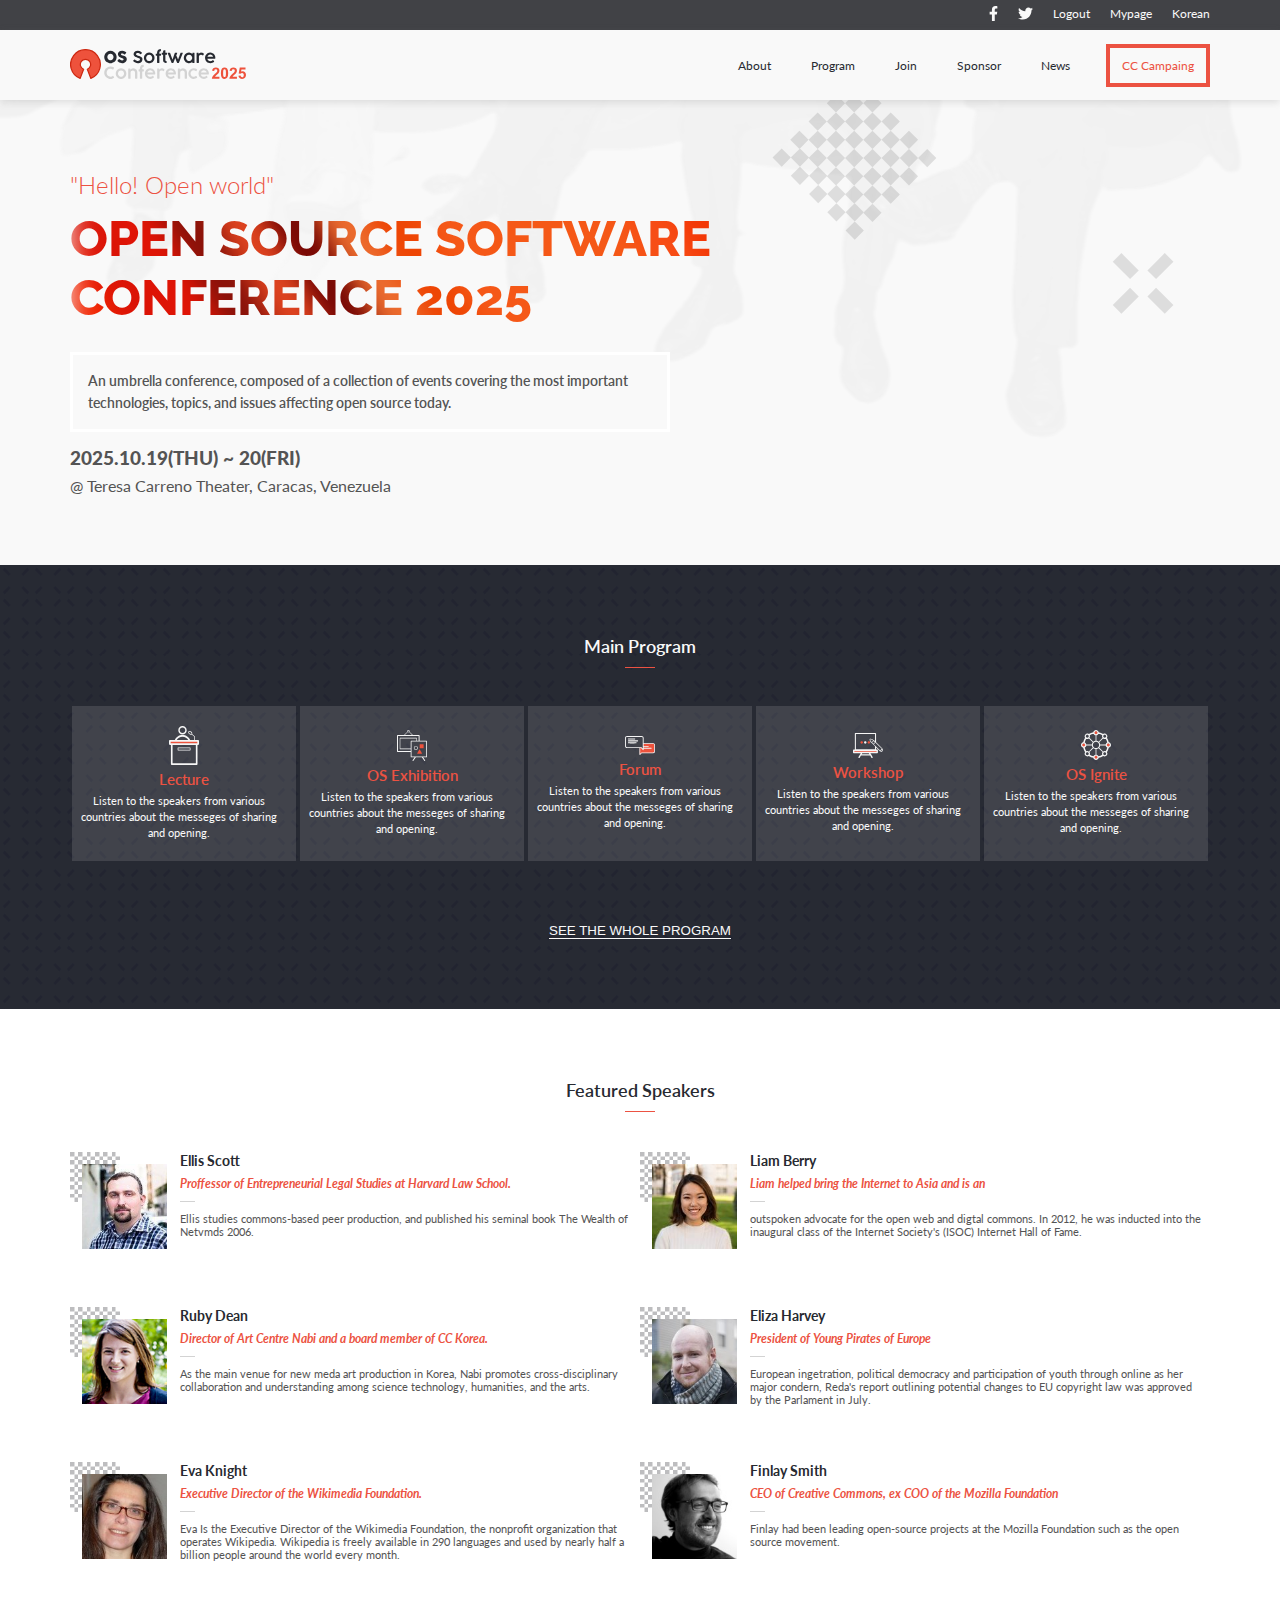
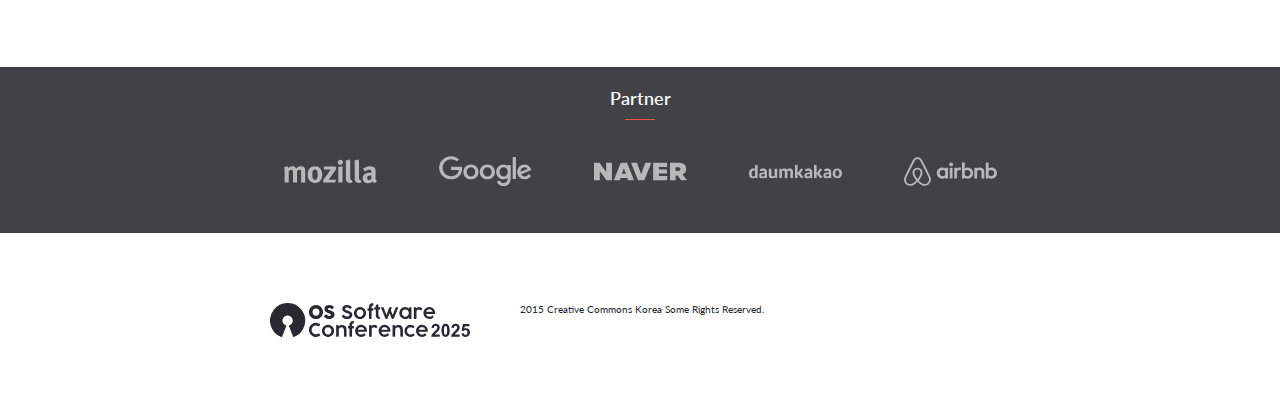
<file: index.html>
<!DOCTYPE html>
<html lang="en">

<head>
    <meta charset="UTF-8">
    <meta http-equiv="X-UA-Compatible" content="IE=edge">
    <meta name="viewport" content="width=device-width, initial-scale=1.0">
    <title>Open Source Software Conference 2025</title>
    <link rel="icon" type="image/x-icon" href="/img/favicon.png">

    <link rel="stylesheet" href="css/global.css">
    <link rel="stylesheet" href="css/index.css">

    <link rel="preconnect" href="https://fonts.googleapis.com">
    <link rel="preconnect" href="https://fonts.gstatic.com" crossorigin>
    <link href="https://fonts.googleapis.com/css2?family=Lato:wght@400;700;900&family=Raleway:wght@400;500;600;800&display=swap" rel="stylesheet">

    <script src="js/global_floating_menu.js" defer></script>
    <script src="js/index_featured_speakers.js" defer></script>
    <script src="js/index_see_more.js" defer></script>
</head>

<body>
    <main>
        <header>
            <nav class="mobile-only">
                <div class="hamburguer-menu-icon">
                    <div></div>
                    <div></div>
                    <div></div>
                </div>
            </nav>
            <nav class="small-nav desktop-only">
                <ul class="small-nav__menu">
                    <li><img src="img/social/facebook.svg"></li>
                    <li><img src="img/social/twitter.svg"></li>
                    <li>Logout</li>
                    <li>Mypage</li>
                    <li>Korean</li>
                </ul>
            </nav>
            <nav class="big-nav desktop-only">
                <div class="big-nav__logo">
                    <a href="index.html"><img src="img/logo.svg" alt="Open Source Software Conference 2025"></a>
                </div>
                <div class="big-nav__menu">
                    <ul>
                        <li><a href="about.html">About</a></li>
                        <li><a href="#">Program</a></li>
                        <li><a href="#">Join</a></li>
                        <li><a href="#">Sponsor</a></li>
                        <li><a href="#">News</a></li>
                    </ul>
                </div>
                <div class="big-nav__button">
                    <div>
                        CC Campaing
                    </div>
                </div>
            </nav>
            <section class="header-content">
                <h2 class="t-orange">"Hello! Open world"</h2>
                <h1 class="texture-text">Open Source Software Conference 2025</h1>
                <p class="p-box p-box--dark">
                    An umbrella conference, composed of a collection of 
                    events covering the most important technologies, 
                    topics, and issues affecting open source today.
                </p>
                <h3>2025.10.19(THU) ~ 20(FRI)</h3>
                <p>@ Teresa Carreno Theater, Caracas, Venezuela</p>
            </section>
        </header>

        <section class="main-program">
            <div class="f-column">
                <h2>Main Program</h2>
                <div class="orange-line"></div>
            </div>
            <ul class="main-program__program">
                <li>
                    <div class="program__image"><img src="img/icons/lecture.svg"></div>
                    <div class="program__title"><h2 class="t-orange">Lecture</h2></div>
                    <div class="program__content">Listen to the speakers from various countries about the messeges of sharing and opening.</div>
                </li>
                <li>
                    <div class="program__image"><img src="img/icons/exhibition.svg"></div>
                    <div class="program__title"><h2 class="t-orange">OS Exhibition</h2></div>
                    <div class="program__content">Listen to the speakers from various countries about the messeges of sharing and opening.</div>
                </li>
                <li>
                    <div class="program__image"><img src="img/icons/forum.svg"></div>
                    <div class="program__title"><h2 class="t-orange">Forum</h2></div>
                    <div class="program__content">Listen to the speakers from various countries about the messeges of sharing and opening.</div>
                </li>
                <li>
                    <div class="program__image"><img src="img/icons/workshop.svg"></div>
                    <div class="program__title"><h2 class="t-orange">Workshop</h2></div>
                    <div class="program__content">Listen to the speakers from various countries about the messeges of sharing and opening.</div>
                </li>
                <li>
                    <div class="program__image"><img src="img/icons/ignite.svg"></div>
                    <div class="program__title"><h2 class="t-orange">OS Ignite</h2></div>
                    <div class="program__content">Listen to the speakers from various countries about the messeges of sharing and opening.</div>
                </li>
            </ul>
            <div class="f-column">
                <button>
                    <span class="mobile-only">Join OS Software Conference 2025</span>
                    <span class="desktop-only">See the whole program</span>
                </button>
            </div>
            
        </section>

        <section class="featured-speakers">
            <div class="f-column">
                <h2>Featured Speakers</h2>
                <div class="orange-line"></div>
            </div>

            <div class="f-column speakers-list">
            </div>
            <div class="show-more mobile-only">More <div class="chevron"></div></div>
        </section>
        <section class="partner-section desktop-only">
            <div class="f-column">
                <h2 class="force-wrap">Partner</h2>
                <div class="orange-line"></div>
            </div>
            <ul class="partners">
                <li><img src="img/partners/mozilla.svg"></li>
                <li><img src="img/partners/google.svg"></li>
                <li><img src="img/partners/naver.svg"></li>
                <li><img src="img/partners/daumkakao.svg"></li>
                <li><img src="img/partners/airbnb.svg"></li>
            </ul>
        </section>
        <footer class="desktop-only">
            <div>
                <img src="img/logo-black.svg">
            </div>
            <div>
                2015 Creative Commons Korea Some Rights Reserved.
            </div>
        </footer>
    </main>

    <section class="floating-menu mobile-only">
        <div class="floating-menu__items">
            <ul>
                <li><a href="about.html">About</a></li>
                <li><a href="#">Program</a></li>
                <li><a href="#">Join</a></li>
                <li><a href="#">Sponsor</a></li>
                <li><a href="#">News</a></li>
            </ul>
        </div>
    </section>
</body>

</html>
</file>
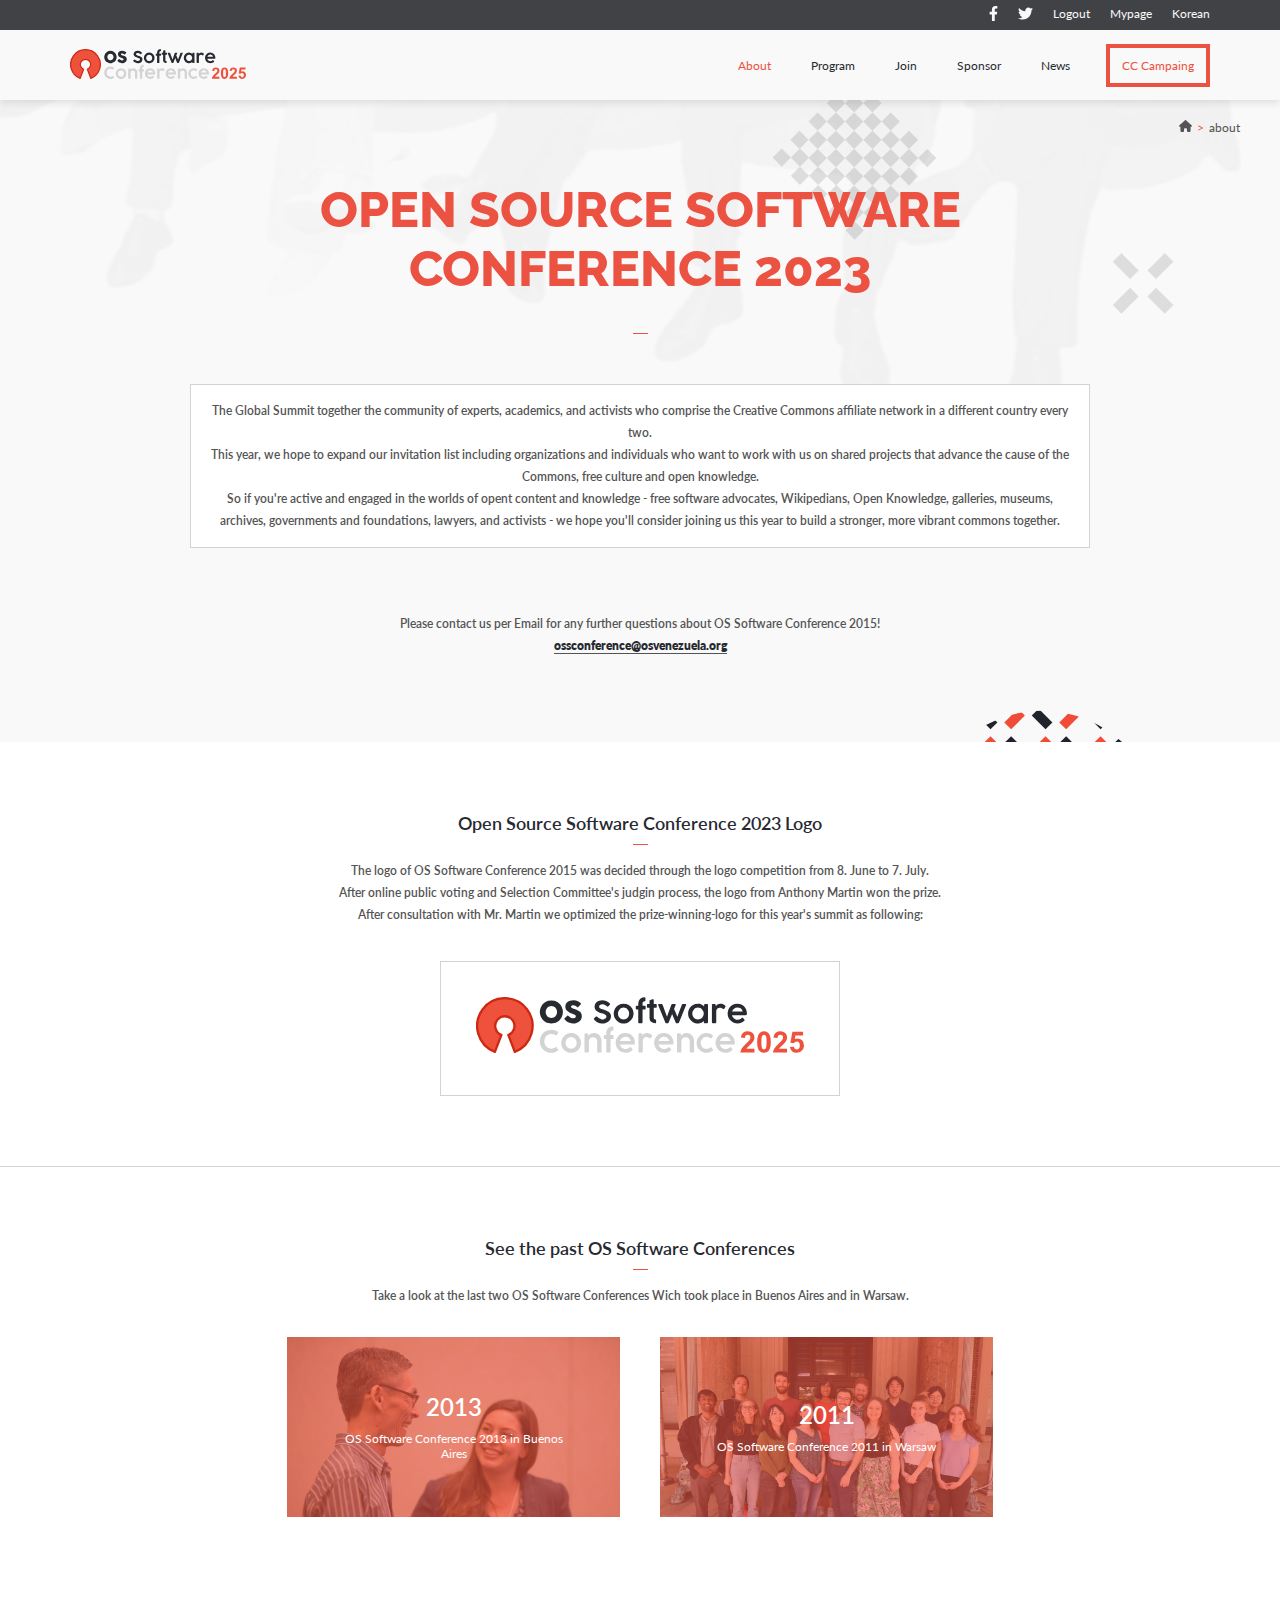
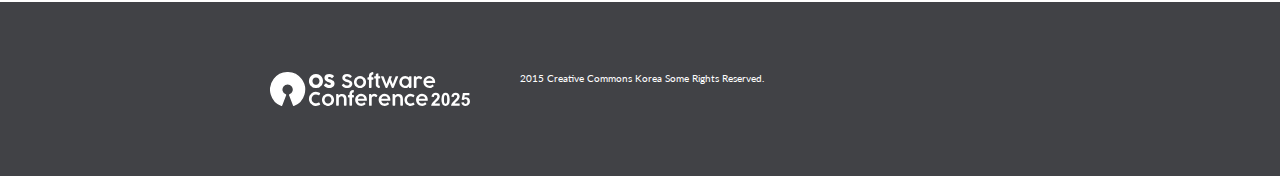
<file: about.html>
<!DOCTYPE html>
<html lang="en">

<head>
    <meta charset="UTF-8">
    <meta http-equiv="X-UA-Compatible" content="IE=edge">
    <meta name="viewport" content="width=device-width, initial-scale=1.0">
    <title>Open Source Software Conference 2023</title>
    <link rel="icon" type="image/x-icon" href="/img/favicon.png">

    <link rel="stylesheet" href="css/global.css">
    <link rel="stylesheet" href="css/about.css">

    <link rel="preconnect" href="https://fonts.googleapis.com">
    <link rel="preconnect" href="https://fonts.gstatic.com" crossorigin>
    <link href="https://fonts.googleapis.com/css2?family=Lato:wght@400;700;900&family=Raleway:wght@400;500;600;800&display=swap" rel="stylesheet">

    <script src="js/global_floating_menu.js" defer></script>
</head>

<body>
    <main>
        <header>
            <nav class="mobile-only">
                <div class="hamburguer-menu-icon">
                    <div></div>
                    <div></div>
                    <div></div>
                </div>
            </nav>
            <nav class="small-nav desktop-only">
                <ul class="small-nav__menu">
                    <li><img src="img/social/facebook.svg"></li>
                    <li><img src="img/social/twitter.svg"></li>
                    <li>Logout</li>
                    <li>Mypage</li>
                    <li>Korean</li>
                </ul>
            </nav>
            <nav class="big-nav desktop-only">
                <div class="big-nav__logo">
                    <a href="index.html"><img src="img/logo.svg" alt="Open Source Software Conference 2023"></a>
                </div>
                <div class="big-nav__menu">
                    <ul>
                        <li><a href="about.html" class="selected">About</a></li>
                        <li><a href="#">Program</a></li>
                        <li><a href="#">Join</a></li>
                        <li><a href="#">Sponsor</a></li>
                        <li><a href="#">News</a></li>
                    </ul>
                </div>
                <div class="big-nav__button">
                    <div>
                        CC Campaing
                    </div>
                </div>
            </nav>
            <section class="header-content">
                <div class="header-content__location desktop-only">
                    <a href="index.html"><img src="img/icons/home.svg"></a> <span>></span> about
                </div>
                <h2 class="t-orange mobile-only">"Hello! Open world"</h2>
                <h1> Open Source Software Conference 2023</h1>
                <div class="orange-line orange-line--small desktop-only"></div>
                <p class="p-box p-box--light">
                    <span class="mobile-only">
                        The Global Summit together the community of experts, academics, 
                        and activists who comprise the Creative Commons affiliate network in a 
                        different country every two. This year, we hope to expand our invitation 
                        list including organizations and individuals 
                    </span>
                    <span class="desktop-only">
                        The Global Summit together the community of experts, academics, 
                        and activists who comprise the Creative Commons affiliate network in a 
                        different country every two. <br> This year, we hope to expand our invitation 
                        list including organizations and individuals
                        who want to work with us on shared projects that advance the cause of the Commons,
                        free culture and open knowledge. <br>
                        So if you're active and engaged in the worlds of opent content and knowledge - 
                        free software advocates, Wikipedians, Open Knowledge, galleries, museums, 
                        archives, governments and foundations, lawyers, and activists - we hope you'll 
                        consider joining us this year to build a stronger, more vibrant commons together.
                    </span>
                </p>
                <p class="p-box">
                    Please contact us per Email for any further questions 
                    about OS Software Conference 2015!<br>
                    <a href="#">ossconference@osvenezuela.org</a>
                </p>
            </section>
        </header>
        <section class="logo-section">
            <div class="f-column">
                <h2 class="force-wrap">Open Source Software Conference 2023 Logo</h2>
                <div class="orange-line orange-line--small"></div>
            </div>
            <p class="p-box">
                <span class="mobile-only">
                    The logo of OS Software Conference 2015 was decided through the logo competition from 
                    8. June to 7. July.
                </span>
                <span class="desktop-only">
                    The logo of OS Software Conference 2015 was decided through the logo competition from 
                    8. June to 7. July.<br>
                    After online public voting and Selection Committee's judgin process, the logo from Anthony Martin won the prize.<br>
                    After consultation with Mr. Martin we optimized the prize-winning-logo for this year's summit as following:
                </span>
            </p>
            <p class="p-box p-box--light logo-container">
                <img class="p-box--logo" src="img/logo.svg">
            </p>            
        </section>

        <section class="legacy-section">
            <div class="f-column">
                <h2 class="force-wrap">See the past OS Software Conferences</h2>
                <div class="orange-line orange-line--small"></div>
            </div>
            <p class="p-box">
                Take a look at the last two OS Software Conferences Wich took place in 
                Buenos Aires and in Warsaw.
            </p>
            <div class="legacy-section__articles">
                <article id="buenos-aires-2013">
                    <div class="legacy-section__summit">
                        <div>2013</div>
                        <div>OS Software Conference 2013 in Buenos Aires</div>
                    </div>
                </article>
                <article id="warsaw-2011">
                    <div class="legacy-section__summit">
                        <div>2011</div>
                        <div>OS Software Conference 2011 in Warsaw</div>
                    </div>
                </article>
            </div>
        </section>

        <section class="partner-section mobile-only">
            <div class="f-column">
                <h2 class="force-wrap">Partner</h2>
                <div class="orange-line"></div>
            </div>
            <ul class="partners">
                <li><img src="img/partners/mozilla.svg"></li>
                <li><img src="img/partners/google.svg"></li>
                <li><img src="img/partners/naver.svg"></li>
                <li><img src="img/partners/daumkakao.svg"></li>
                <li><img src="img/partners/airbnb.svg"></li>
            </ul>
        </section>

        <footer>
            <div>
                <img src="img/logo-black.svg" class="mobile-only">
                <img src="img/logo-white.svg" class="desktop-only">
            </div>
            <div>
                2015 Creative Commons Korea Some Rights Reserved.
            </div>
        </footer>
    </main>

    <section class="floating-menu mobile-only">
        <div class="floating-menu__items">
            <ul>
                <li><a href="index.html">Home</a></li>
                <li><a href="#">Program</a></li>
                <li><a href="#">Join</a></li>
                <li><a href="#">Sponsor</a></li>
                <li><a href="#">News</a></li>
            </ul>
        </div>
    </section>
</body>

</html>
</file>
<file: css/global.css>
:root {
  --black: #272a31;
  --medium: #545454;
  --light: #d3d3d3;
  --white: #f9f9f9;
  --dark-blue: #272a33;
  --dark-background: #414246;
  --orange: #ec5242;
  --desktop-padding: 70px;
}

html,
body {
  box-sizing: border-box;
  margin: 0;
  padding: 0;
  font-family: 'Lato', sans-serif;
  color: var(--black);
  scroll-behavior: smooth;
}

*,
*::before,
*::after {
  box-sizing: inherit;
}

h2 {
  font-weight: 600;
  font-size: 18px;
  margin: 0;
}

h1 {
  color: var(--orange);
  font-family: 'Raleway', sans-serif;
  text-transform: uppercase;
  margin: 10px 0 25px 0;
  font-size: 28px;
  font-weight: 800;
}

h3 {
  font-weight: 900;
  color: var(--medium);
  margin: 15px 0 7px 0;
}

p {
  margin: 0;
  color: var(--medium);
}

header {
  background-color: var(--white);
  background-size: 100%;
  background-repeat: no-repeat;
}

nav {
  padding: 18px 23px;
}

button {
  color: var(--white);
  background-color: var(--orange);
  border: none;
  padding: 25px 40px;
}

a {
  width: fit-content;
  text-decoration: none;
  color: var(--black);
  font-weight: 800;
  line-height: 14px;
  border-bottom: 1px solid var(--medium);
}

footer {
  padding: 40px;
  display: flex;
  gap: 20px;
  font-size: 10px;
}

footer div {
  flex: 1;
}

footer img {
  width: 100%;
}

.no-scroll {
  overflow: hidden;
}

.desktop-only {
  display: none;
}

.hidden {
  display: none;
}

.show-menu {
  visibility: visible !important;
  opacity: 1 !important;
}

.t-orange {
  color: var(--orange);
}

.texture-text {
  background: url(../img/orange-bg.png) no-repeat center center;
  background-size: cover;
  color: white;
  -webkit-text-fill-color: transparent;
  -webkit-background-clip: text;
}

.p-box {
  color: var(--medium);
  padding: 15px;
  line-height: 22px;
  font-weight: 600;
}

.p-box--dark {
  background-color: var(--white);
  border: 3px solid white;
}

.p-box--light {
  border: 1px solid var(--light);
  background-color: white;
}

.orange-line {
  background-color: var(--orange);
  width: 30px;
  height: 1px;
  margin: 10px 0 20px 0;
}

.orange-line--small {
  width: 15px;
  margin-bottom: 0;
}

.gray-dash {
  background-color: var(--light);
  width: 15px;
  height: 1px;
  margin: 10px 0;
}

.hamburguer-menu-icon {
  display: flex;
  flex-direction: column;
  gap: 5px;
  padding: 5px;
  cursor: pointer;
  user-select: none;
}

.hamburguer-menu-icon > div {
  background-color: var(--medium);
  width: 30px;
  height: 6px;
  transition: background-color 0.2s linear, transform 0.2s linear;
}

.active-menu div:nth-child(1) {
  transform: translateY(11px) rotate(45deg);
}

.active-menu div:nth-child(2) {
  background-color: transparent;
}

.active-menu div:nth-child(3) {
  transform: translateY(-11px) rotate(-45deg);
}

.f-column {
  display: flex;
  align-items: center;
  flex-direction: column;
  text-align: center;
}

.chevron {
  display: inline-block;
  border-right: 2px solid var(--orange);
  border-bottom: 2px solid var(--orange);
  width: 7px;
  height: 7px;
  transform: rotate(-315deg) translateX(5px) translateY(-7px);
}

.selected {
  color: var(--orange) !important;
}

.partner-section {
  padding: 20px 20px 10px 20px;
  background-color: var(--dark-background);
  color: var(--white);
}

.partners {
  list-style: none;
  display: flex;
  justify-content: center;
  flex-wrap: wrap;
  padding: 0;
}

.partners li {
  width: calc(100% / 3);
  display: flex;
  justify-content: center;
  margin-bottom: 20px;
}

.partners img {
  width: 60%;
}

.floating-menu {
  position: fixed;
  width: 100%;
  height: calc(100vh - 80px);
  background-color: #ec5242ee;
  top: 80px;
  left: 0;
  padding: 30px 30px;
  visibility: hidden;
  opacity: 0;
  transition: visibility 0.2s, opacity 0.2s linear;
}

.floating-menu ul {
  list-style: none;
}

.floating-menu a {
  border: none;
  color: white;
  font-weight: 400;
  font-size: 20px;
  margin: 50px 0;
  display: block;
}

@media screen and (min-width: 768px) {
  footer {
    padding: var(--desktop-padding);
    gap: 50px;
  }

  .big-nav__button div {
    color: var(--orange);
    border: 4px solid var(--orange);
    line-height: 35px;
    width: fit-content;
    padding: 0 12px;
  }

  footer > div:first-child {
    width: 400px;
    padding-left: 200px;
    flex: none;
  }

  .desktop-only {
    display: block;
  }

  .mobile-only {
    display: none;
  }

  .small-nav {
    height: 30px;
    background-color: var(--dark-background);
    padding: 0 var(--desktop-padding);
    display: flex;
    justify-content: flex-end;
    align-items: center;
  }

  .small-nav__menu {
    color: var(--white);
    list-style: none;
    display: flex;
    gap: 20px;
    font-size: 12px;
    padding: 0;
    margin: 0;
    cursor: pointer;
    user-select: none;
  }

  .small-nav__menu img {
    height: 15px;
  }

  .big-nav {
    height: 70px;
    background-color: var(--white);
    padding: 0 var(--desktop-padding);
    display: flex;
    align-items: center;
    font-size: 12px;
    box-shadow: rgba(99, 99, 99, 0.2) 0 2px 8px 0;
  }

  .big-nav__logo {
    width: 300px;
  }

  .header-content__location a,
  .big-nav a {
    text-decoration: none;
    border: none;
    font-weight: 400;
  }

  .big-nav__logo img {
    height: 30px;
  }

  .big-nav__menu {
    width: calc(100% - 420px);
  }

  .big-nav__menu ul {
    list-style: none;
    display: flex;
    justify-content: flex-end;
  }

  .big-nav__menu li {
    margin: 0 20px;
    color: var(--medium);
    cursor: pointer;
  }

  .partners li {
    width: calc(100% / 8);
  }

  .big-nav__menu li:hover {
    color: var(--orange);
  }

  .big-nav__button {
    width: 120px;
    display: flex;
    justify-content: flex-end;
  }
}
</file>
<file: css/index.css>
header {
  background-image: url('../img/background.svg');
}

.p-box {
  font-size: 14px;
}

.main-program {
  background-color: var(--dark-blue);
  padding: 20px 20px 40px 20px;
  background-image: url('../img/cross.svg');
  background-size: 32px;
  color: var(--white);
}

.main-program__program {
  list-style: none;
  width: 100%;
  padding: 0;
  margin-bottom: 30px;
}

.main-program__program > li {
  background-color: rgba(255, 255, 255, 0.122);
  padding: 20px 0;
  width: calc(100% + 10px);
  margin: 8px -5px;
  display: flex;
}

.program__image {
  width: 70px;
  display: flex;
  justify-content: center;
  align-items: center;
}

.program__image img {
  width: 30px;
}

.program__title {
  width: 80px;
  display: flex;
  align-items: center;
}

.program__title h2 {
  font-size: 15px;
  font-weight: 600;
}

.program__content {
  width: calc(100% - 150px);
  font-size: 11px;
  padding-right: 10px;
  line-height: 16px;
}

.featured-speakers {
  padding: 20px 20px 40px 20px;
  background-color: var(--whtie);
}

.featured-speaker {
  display: flex;
  width: 100%;
  margin: 20px 0 35px 0;
}

.featured-speaker.desktop-only {
  display: none;
}

.featured-speaker__picture {
  width: 100px;
  height: 100px;
}

.featured-speaker__picture img {
  width: 85%;
  height: 85%;
  margin-top: -38%;
  margin-left: 12%;
}

.dark-chess-bg {
  width: 50%;
  height: 50%;
  background-image: url('../img/dark-chees-background.svg');
  background-size: 18%;
  background-repeat: round;
}

.featured-speaker__info {
  width: calc(100% - 100px);
  height: 100px;
  padding: 0 5px 0 10px;
  text-align: left;
}

.featured-speaker__info > h4 {
  margin: 0;
  color: var(--black);
  font-size: 14px;
}

.featured-speaker__info > h5 {
  margin: 7px 0;
  font-size: 12px;
  color: var(--orange);
  font-style: italic;
}

.featured-speaker__info > p {
  font-size: 10px;
}

.show-more {
  border: 1px solid var(--light);
  width: 100%;
  padding: 14px;
  text-align: center;
  text-transform: uppercase;
  font-size: 9px;
  cursor: pointer;
  user-select: none;
  border-radius: 3px;
  margin-top: 20px;
}

.header-content {
  padding: 30px 20px 65px 20px;
}

@media screen and (min-width: 768px) {
  h1 {
    font-size: 50px;
    max-width: 700px;
  }

  footer.desktop-only {
    display: flex;
  }

  .header-content {
    padding: 70px var(--desktop-padding);
  }

  .header-content h2 {
    font-size: 24px;
    font-weight: 300;
  }

  .p-box {
    max-width: 600px;
  }

  .main-program {
    padding: 70px var(--desktop-padding);
  }

  .main-program__program {
    display: flex;
  }

  .main-program__program li {
    margin: 2px;
    flex-direction: column;
    justify-content: center;
    align-items: center;
    gap: 5px;
  }

  .program__content {
    text-align: center;
    width: fit-content;
  }

  .program__title {
    width: fit-content;
    text-align: center;
  }

  .main-program button {
    content: 'hello';
    background-color: transparent;
    text-transform: uppercase;
    border-bottom: 1px solid var(--white);
    padding: 30px 0 0 0;
  }

  .featured-speakers {
    padding: 70px var(--desktop-padding);
  }

  .speakers-list {
    flex-direction: row;
    flex-wrap: wrap;
  }

  .featured-speaker {
    width: 50%;
    text-align: left;
  }

  .featured-speaker.desktop-only {
    display: flex;
  }

  .featured-speaker__info > h5 {
    font-size: 12px;
  }

  .featured-speaker__info > p {
    font-size: 11px;
  }

  .dark-chess-bg {
    background-image: url('../img/light-chees-background.svg');
  }
}
</file>
<file: css/about.css>
header {
  background-image: url('../img/background.svg');
}

section {
  text-align: center;
}

.p-box--logo {
  width: calc(100% - 40px);
  margin: 20px;
}

.force-wrap {
  max-width: 250px;
}

.p-box {
  font-size: 12px;
}

.header-content {
  padding: 30px 20px 30px 20px;
}

.logo-section {
  padding: 20px 20px 40px 20px;
  color: var(--dark);
}

.legacy-section {
  border-top: 1px solid var(--light);
  padding: 20px 20px 40px 20px;
  color: var(--dark);
}

.legacy-section__articles > article {
  margin: 15px 20px;
  width: calc(100% - 40px);
  background-size: cover;
}

.legacy-section__summit {
  height: 180px;
  background-color: #ec524299;
  color: white;
  display: flex;
  justify-content: center;
  align-items: center;
  flex-direction: column;
  gap: 10px;
  font-size: 12px;
  cursor: pointer;
  user-select: none;
}

.legacy-section__summit > div:first-child {
  font-size: 24px;
  font-weight: 600;
}

#buenos-aires-2013 {
  background-image: url('../img/summits/2013.jpg');
}

#warsaw-2011 {
  background-image: url('../img/summits/2011.jpg');
}

@media screen and (min-width: 768px) {
  h1 {
    font-size: 50px;
    max-width: 700px;
  }

  footer {
    background-color: var(--dark-background);
    color: white;
  }

  .header-content {
    padding: 70px var(--desktop-padding);
    display: flex;
    flex-direction: column;
    align-items: center;
    position: relative;
  }

  .header-content h2 {
    font-size: 24px;
    font-weight: 300;
  }

  .header-content > .orange-line {
    margin-bottom: 50px;
  }

  .header-content > .p-box--light {
    margin-bottom: 50px;
  }

  .header-content__location {
    position: absolute;
    top: 20px;
    right: 40px;
    font-size: 12px;
    color: var(--medium);
    cursor: pointer;
    user-select: none;
    display: flex;
  }

  .header-content__location img {
    height: 12px;
  }

  .header-content__location span {
    color: var(--orange);
    margin: 0 5px;
  }

  .p-box {
    max-width: 900px;
  }

  .logo-section {
    display: flex;
    flex-direction: column;
    align-items: center;
    padding: var(--desktop-padding);
  }

  .logo-container {
    width: 400px;
    margin-top: 20px;
  }

  .force-wrap {
    max-width: 100%;
  }

  .legacy-section {
    display: flex;
    flex-direction: column;
    align-items: center;
    padding: var(--desktop-padding);
  }

  .legacy-section__articles {
    display: flex;
    max-width: 1000px;
  }

  .legacy-section__summit {
    padding-left: 50px;
    padding-right: 50px;
  }
}
</file>
